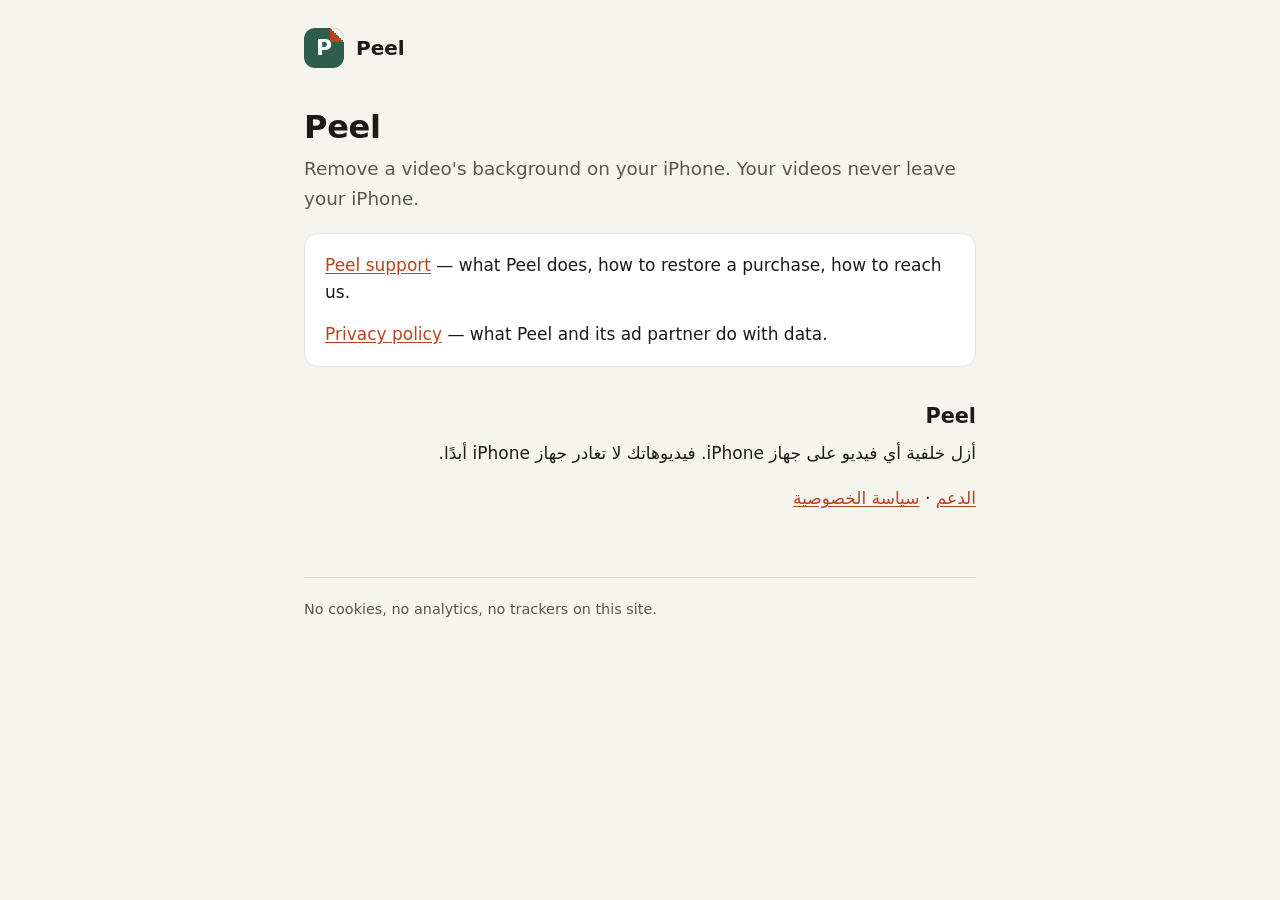
<file: index.html>
<!doctype html>
<html lang="en">
<head>
  <meta charset="utf-8">
  <meta name="viewport" content="width=device-width, initial-scale=1">
  <meta name="color-scheme" content="light dark">
  <title>Peel — iPhone apps</title>
  <meta name="description" content="Peel removes a video's background on your iPhone. Support and privacy pages.">
  <link rel="stylesheet" href="assets/site.css">
</head>
<body>
  <a class="skip" href="#main">Skip to content</a>
  <div class="wrap">
    <header class="site">
      <span class="mark" aria-hidden="true">P</span>
      <a class="brand" href="./">Peel</a>
    </header>

    <main id="main">
      <h1>Peel</h1>
      <p class="lede">Remove a video's background on your iPhone. Your videos never leave your iPhone.</p>

      <div class="card">
        <p><a href="peel/">Peel support</a> — what Peel does, how to restore a purchase, how to reach us.</p>
        <p><a href="peel/privacy/">Privacy policy</a> — what Peel and its ad partner do with data.</p>
      </div>

      <section lang="ar" dir="rtl">
        <h2>Peel</h2>
        <p>أزل خلفية أي فيديو على جهاز iPhone. فيديوهاتك لا تغادر جهاز iPhone أبدًا.</p>
        <p><a href="peel/#ar">الدعم</a> · <a href="peel/privacy/#ar">سياسة الخصوصية</a></p>
      </section>
    </main>

    <footer class="site">
      <p>No cookies, no analytics, no trackers on this site.</p>
    </footer>
  </div>
</body>
</html>
</file>
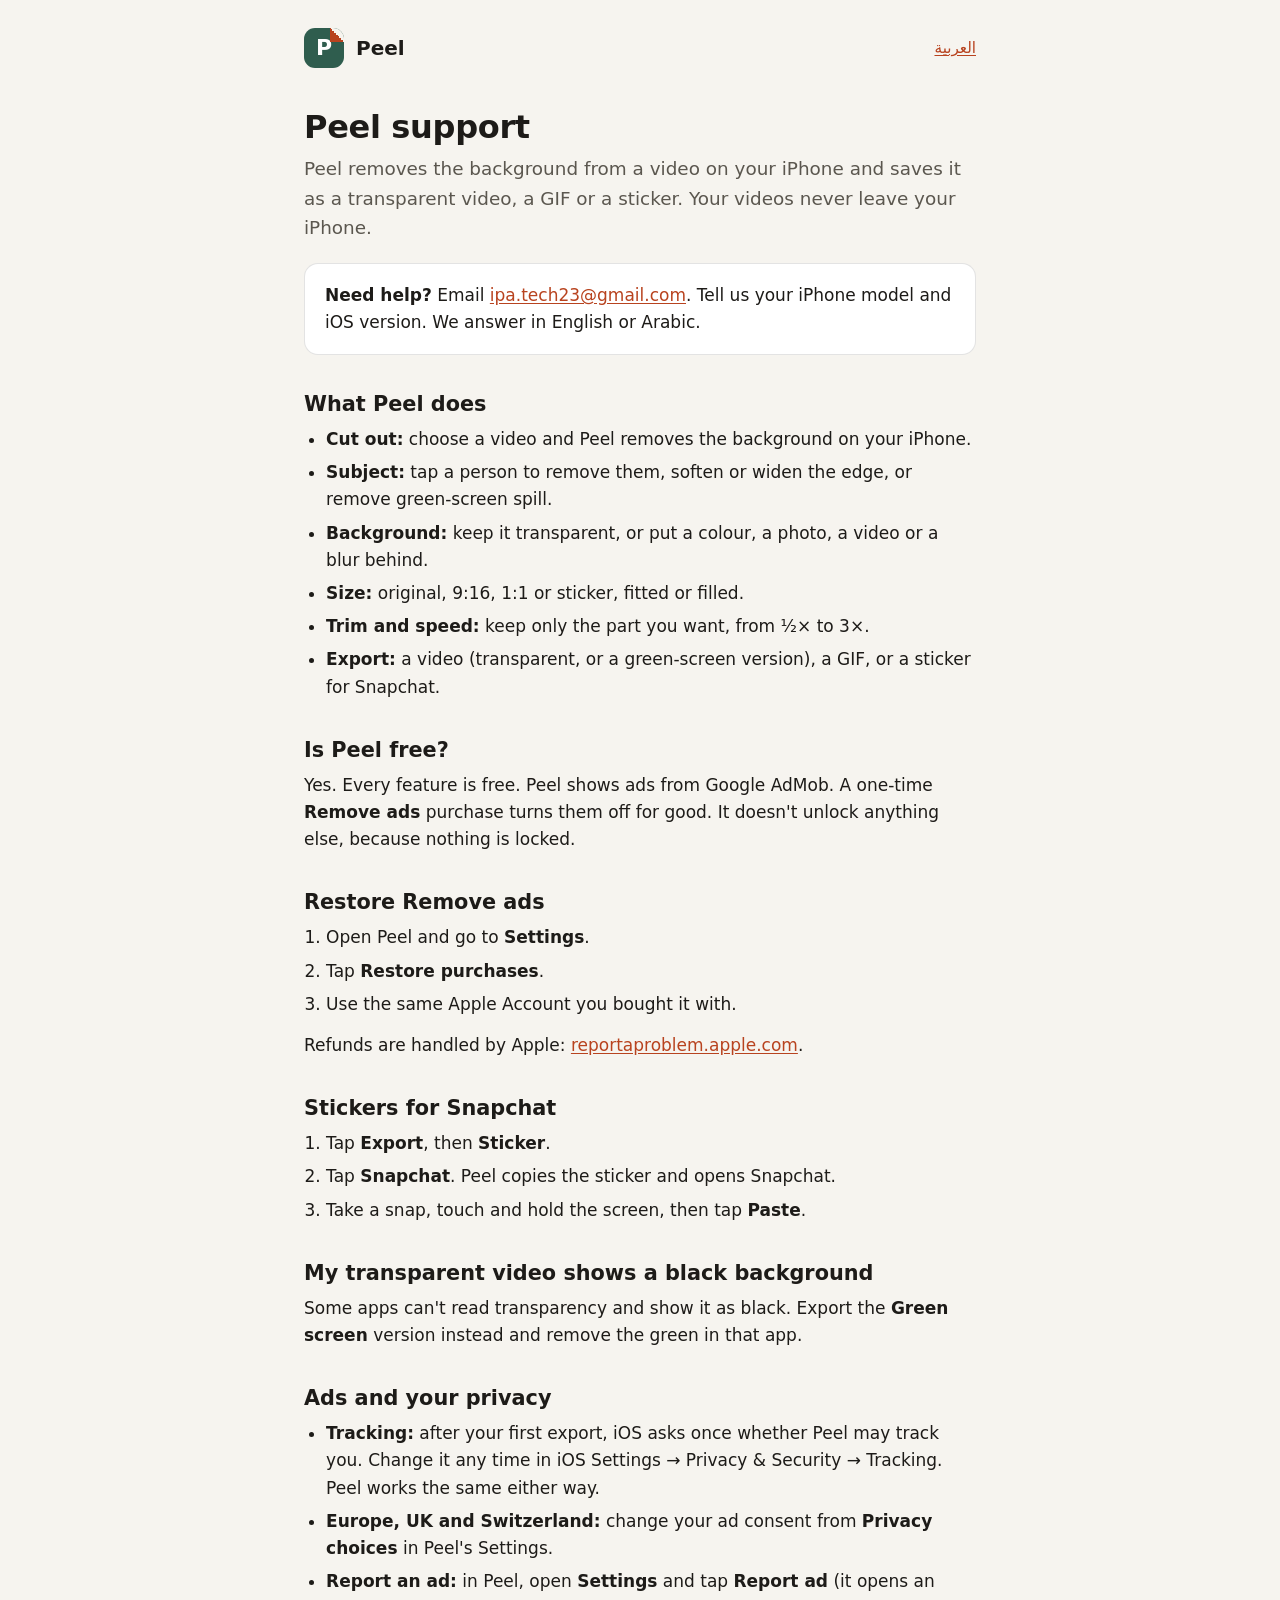
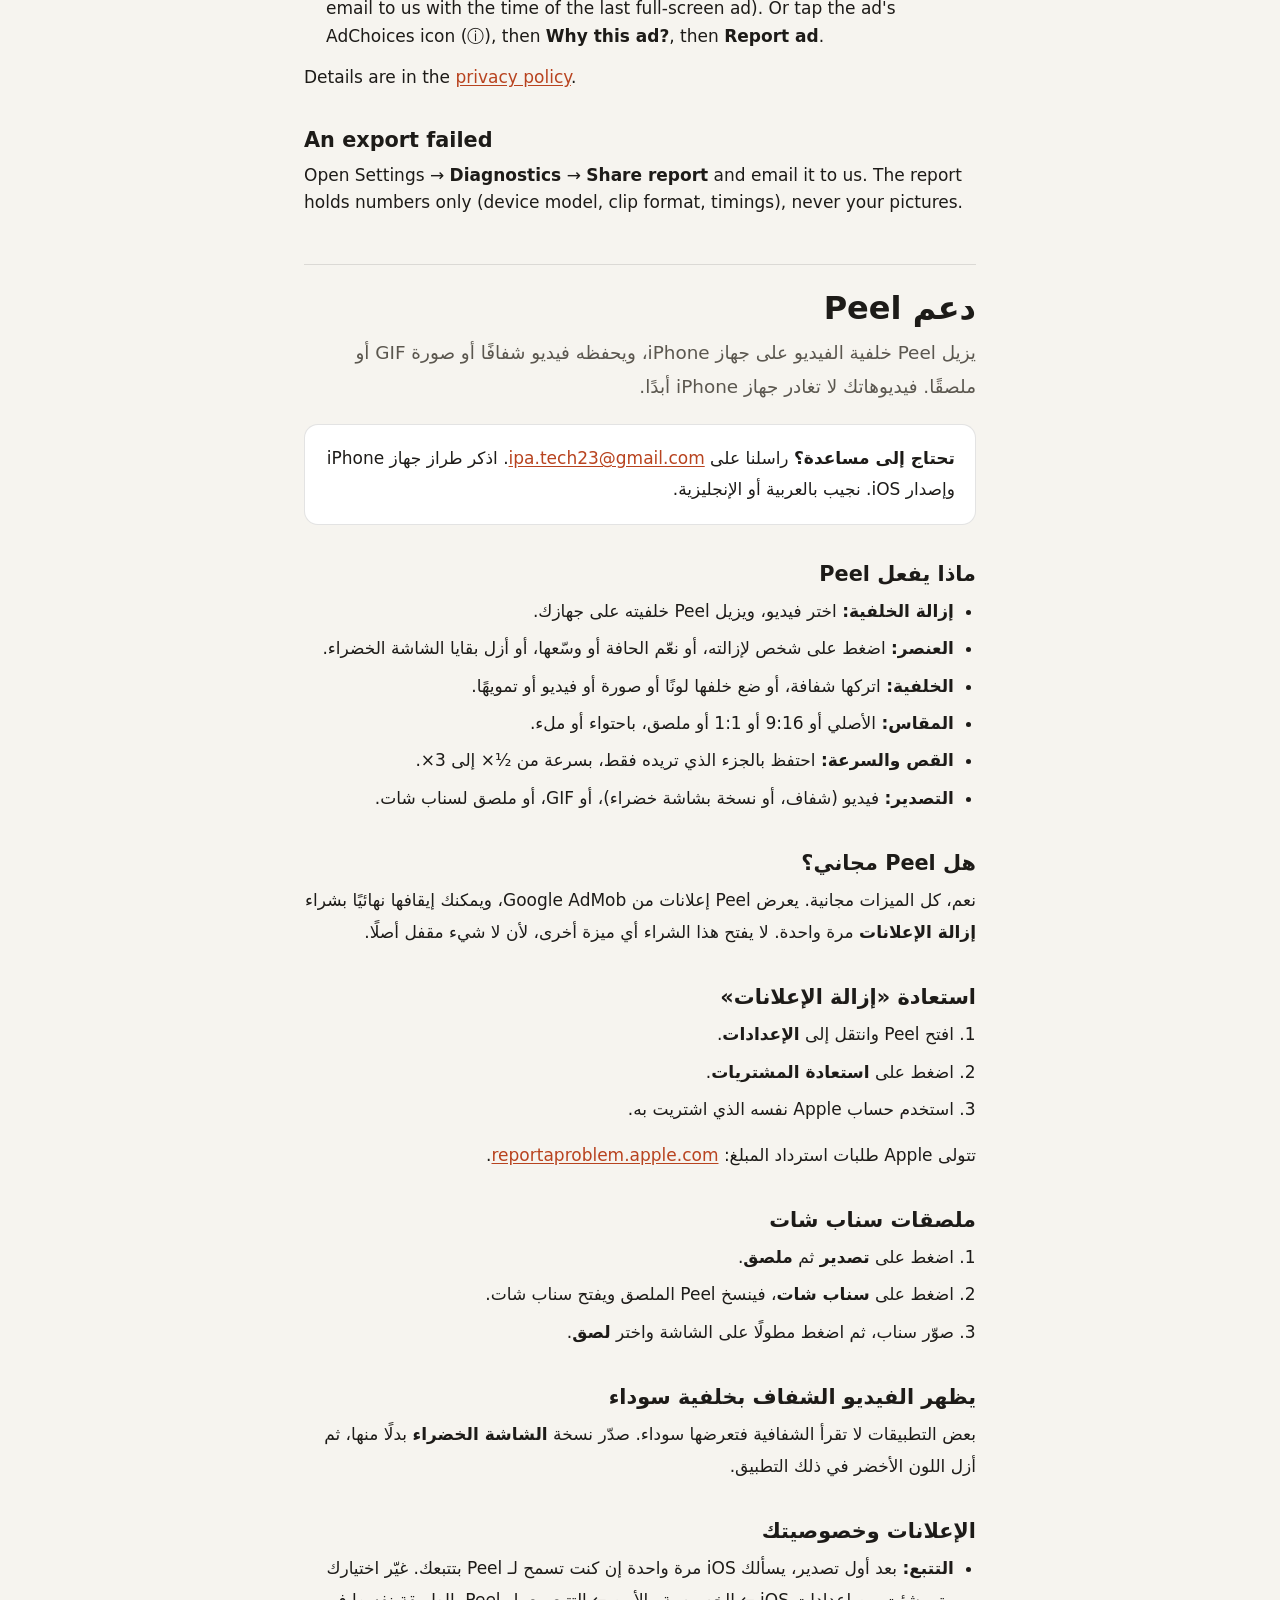
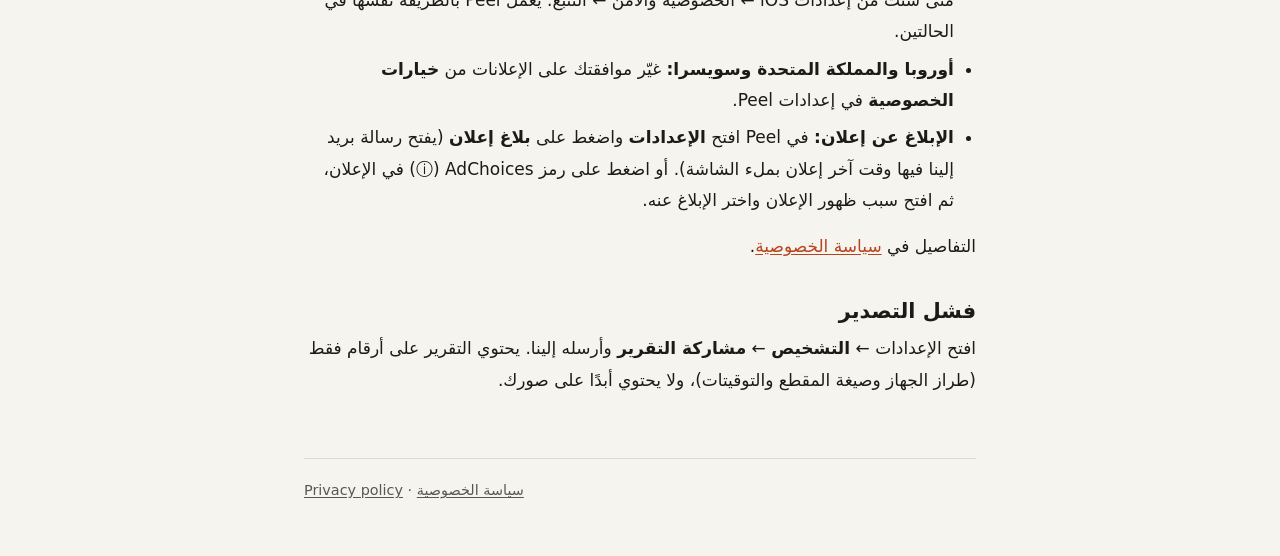
<file: peel/index.html>
<!doctype html>
<html lang="en">
<head>
  <meta charset="utf-8">
  <meta name="viewport" content="width=device-width, initial-scale=1">
  <meta name="color-scheme" content="light dark">
  <title>Peel Support</title>
  <meta name="description" content="Help for Peel, the iPhone app that removes a video's background: features, restoring Remove ads, Snapchat stickers, reporting an ad, contact.">
  <link rel="stylesheet" href="../assets/site.css">
</head>
<body>
  <a class="skip" href="#main">Skip to content</a>
  <div class="wrap">
    <header class="site">
      <span class="mark" aria-hidden="true">P</span>
      <a class="brand" href="../">Peel</a>
      <nav class="lang" aria-label="Language"><a href="#ar" lang="ar">العربية</a></nav>
    </header>

    <main id="main">
      <section id="en">
        <h1>Peel support</h1>
        <p class="lede">Peel removes the background from a video on your iPhone and saves it as a transparent video, a GIF or a sticker. Your videos never leave your iPhone.</p>

        <div class="card">
          <p><strong>Need help?</strong> Email <a href="mailto:ipa.tech23@gmail.com">ipa.tech23@gmail.com</a>. Tell us your iPhone model and iOS version. We answer in English or Arabic.</p>
        </div>

        <h2>What Peel does</h2>
        <ul>
          <li><strong>Cut out:</strong> choose a video and Peel removes the background on your iPhone.</li>
          <li><strong>Subject:</strong> tap a person to remove them, soften or widen the edge, or remove green-screen spill.</li>
          <li><strong>Background:</strong> keep it transparent, or put a colour, a photo, a video or a blur behind.</li>
          <li><strong>Size:</strong> original, 9:16, 1:1 or sticker, fitted or filled.</li>
          <li><strong>Trim and speed:</strong> keep only the part you want, from ½× to 3×.</li>
          <li><strong>Export:</strong> a video (transparent, or a green-screen version), a GIF, or a sticker for Snapchat.</li>
        </ul>

        <h2>Is Peel free?</h2>
        <p>Yes. Every feature is free. Peel shows ads from Google AdMob. A one-time <strong>Remove ads</strong> purchase turns them off for good. It doesn't unlock anything else, because nothing is locked.</p>

        <h2>Restore Remove ads</h2>
        <ol>
          <li>Open Peel and go to <strong>Settings</strong>.</li>
          <li>Tap <strong>Restore purchases</strong>.</li>
          <li>Use the same Apple Account you bought it with.</li>
        </ol>
        <p>Refunds are handled by Apple: <a href="https://reportaproblem.apple.com">reportaproblem.apple.com</a>.</p>

        <h2>Stickers for Snapchat</h2>
        <ol>
          <li>Tap <strong>Export</strong>, then <strong>Sticker</strong>.</li>
          <li>Tap <strong>Snapchat</strong>. Peel copies the sticker and opens Snapchat.</li>
          <li>Take a snap, touch and hold the screen, then tap <strong>Paste</strong>.</li>
        </ol>

        <h2>My transparent video shows a black background</h2>
        <p>Some apps can't read transparency and show it as black. Export the <strong>Green screen</strong> version instead and remove the green in that app.</p>

        <h2>Ads and your privacy</h2>
        <ul>
          <li><strong>Tracking:</strong> after your first export, iOS asks once whether Peel may track you. Change it any time in iOS Settings → Privacy &amp; Security → Tracking. Peel works the same either way.</li>
          <li><strong>Europe, UK and Switzerland:</strong> change your ad consent from <strong>Privacy choices</strong> in Peel's Settings.</li>
          <li><strong>Report an ad:</strong> in Peel, open <strong>Settings</strong> and tap <strong>Report ad</strong> (it opens an email to us with the time of the last full-screen ad). Or tap the ad's AdChoices icon (ⓘ), then <strong>Why this ad?</strong>, then <strong>Report ad</strong>.</li>
        </ul>
        <p>Details are in the <a href="privacy/">privacy policy</a>.</p>

        <h2>An export failed</h2>
        <p>Open Settings → <strong>Diagnostics</strong> → <strong>Share report</strong> and email it to us. The report holds numbers only (device model, clip format, timings), never your pictures.</p>
      </section>

      <hr>

      <section id="ar" lang="ar" dir="rtl">
        <h1>دعم Peel</h1>
        <p class="lede">يزيل Peel خلفية الفيديو على جهاز iPhone، ويحفظه فيديو شفافًا أو صورة GIF أو ملصقًا. فيديوهاتك لا تغادر جهاز iPhone أبدًا.</p>

        <div class="card">
          <p><strong>تحتاج إلى مساعدة؟</strong> راسلنا على <a href="mailto:ipa.tech23@gmail.com"><bdi>ipa.tech23@gmail.com</bdi></a>. اذكر طراز جهاز iPhone وإصدار iOS. نجيب بالعربية أو الإنجليزية.</p>
        </div>

        <h2>ماذا يفعل Peel</h2>
        <ul>
          <li><strong>إزالة الخلفية:</strong> اختر فيديو، ويزيل Peel خلفيته على جهازك.</li>
          <li><strong>العنصر:</strong> اضغط على شخص لإزالته، أو نعّم الحافة أو وسّعها، أو أزل بقايا الشاشة الخضراء.</li>
          <li><strong>الخلفية:</strong> اتركها شفافة، أو ضع خلفها لونًا أو صورة أو فيديو أو تمويهًا.</li>
          <li><strong>المقاس:</strong> الأصلي أو 9:16 أو 1:1 أو ملصق، باحتواء أو ملء.</li>
          <li><strong>القص والسرعة:</strong> احتفظ بالجزء الذي تريده فقط، بسرعة من ½× إلى 3×.</li>
          <li><strong>التصدير:</strong> فيديو (شفاف، أو نسخة بشاشة خضراء)، أو GIF، أو ملصق لسناب شات.</li>
        </ul>

        <h2>هل Peel مجاني؟</h2>
        <p>نعم، كل الميزات مجانية. يعرض Peel إعلانات من Google AdMob، ويمكنك إيقافها نهائيًا بشراء <strong>إزالة الإعلانات</strong> مرة واحدة. لا يفتح هذا الشراء أي ميزة أخرى، لأن لا شيء مقفل أصلًا.</p>

        <h2>استعادة «إزالة الإعلانات»</h2>
        <ol>
          <li>افتح Peel وانتقل إلى <strong>الإعدادات</strong>.</li>
          <li>اضغط على <strong>استعادة المشتريات</strong>.</li>
          <li>استخدم حساب Apple نفسه الذي اشتريت به.</li>
        </ol>
        <p>تتولى Apple طلبات استرداد المبلغ: <a href="https://reportaproblem.apple.com"><bdi>reportaproblem.apple.com</bdi></a>.</p>

        <h2>ملصقات سناب شات</h2>
        <ol>
          <li>اضغط على <strong>تصدير</strong> ثم <strong>ملصق</strong>.</li>
          <li>اضغط على <strong>سناب شات</strong>، فينسخ Peel الملصق ويفتح سناب شات.</li>
          <li>صوّر سناب، ثم اضغط مطولًا على الشاشة واختر <strong>لصق</strong>.</li>
        </ol>

        <h2>يظهر الفيديو الشفاف بخلفية سوداء</h2>
        <p>بعض التطبيقات لا تقرأ الشفافية فتعرضها سوداء. صدّر نسخة <strong>الشاشة الخضراء</strong> بدلًا منها، ثم أزل اللون الأخضر في ذلك التطبيق.</p>

        <h2>الإعلانات وخصوصيتك</h2>
        <ul>
          <li><strong>التتبع:</strong> بعد أول تصدير، يسألك iOS مرة واحدة إن كنت تسمح لـ Peel بتتبعك. غيّر اختيارك متى شئت من إعدادات iOS ← الخصوصية والأمن ← التتبع. يعمل Peel بالطريقة نفسها في الحالتين.</li>
          <li><strong>أوروبا والمملكة المتحدة وسويسرا:</strong> غيّر موافقتك على الإعلانات من <strong>خيارات الخصوصية</strong> في إعدادات Peel.</li>
          <li><strong>الإبلاغ عن إعلان:</strong> في Peel افتح <strong>الإعدادات</strong> واضغط على <strong>بلاغ إعلان</strong> (يفتح رسالة بريد إلينا فيها وقت آخر إعلان بملء الشاشة). أو اضغط على رمز AdChoices ‏(ⓘ) في الإعلان، ثم افتح سبب ظهور الإعلان واختر الإبلاغ عنه.</li>
        </ul>
        <p>التفاصيل في <a href="privacy/#ar">سياسة الخصوصية</a>.</p>

        <h2>فشل التصدير</h2>
        <p>افتح الإعدادات ← <strong>التشخيص</strong> ← <strong>مشاركة التقرير</strong> وأرسله إلينا. يحتوي التقرير على أرقام فقط (طراز الجهاز وصيغة المقطع والتوقيتات)، ولا يحتوي أبدًا على صورك.</p>
      </section>
    </main>

    <footer class="site">
      <p><a href="privacy/">Privacy policy</a> · <a href="privacy/#ar">سياسة الخصوصية</a></p>
    </footer>
  </div>
</body>
</html>
</file>
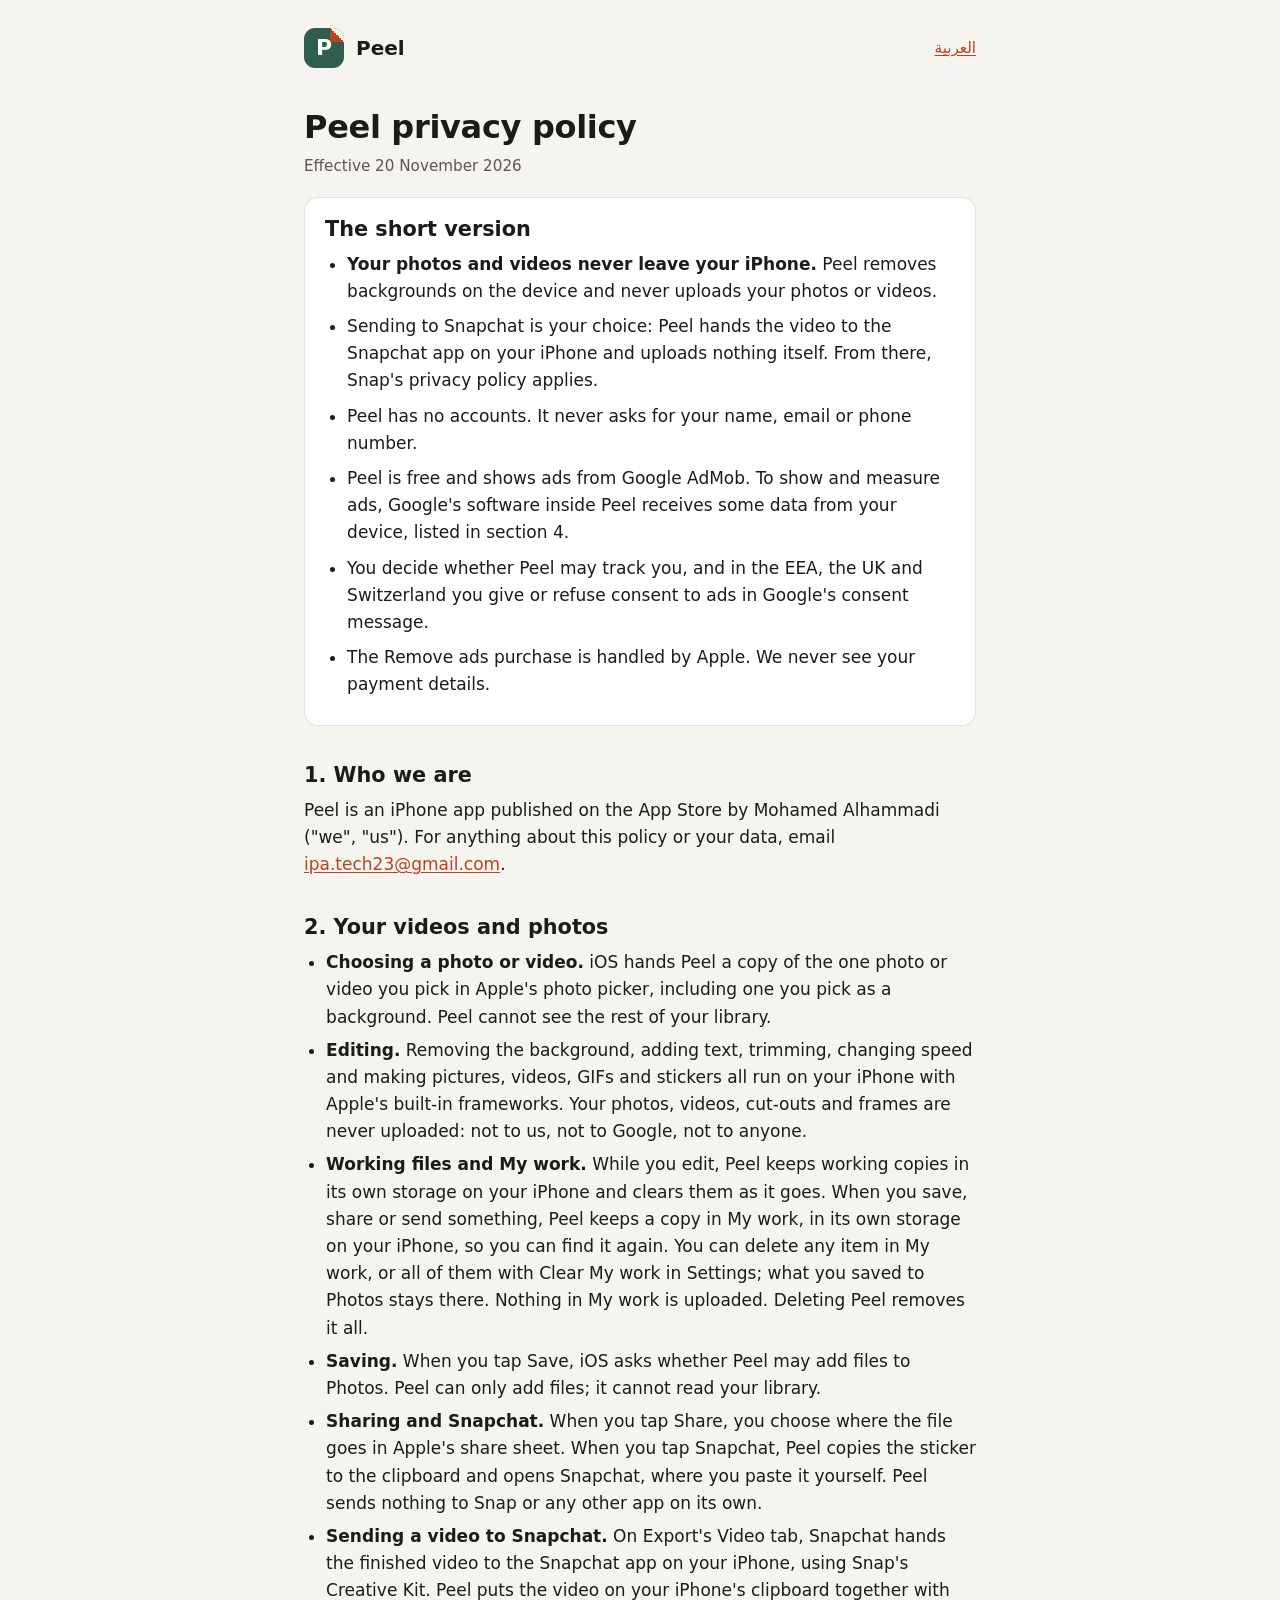
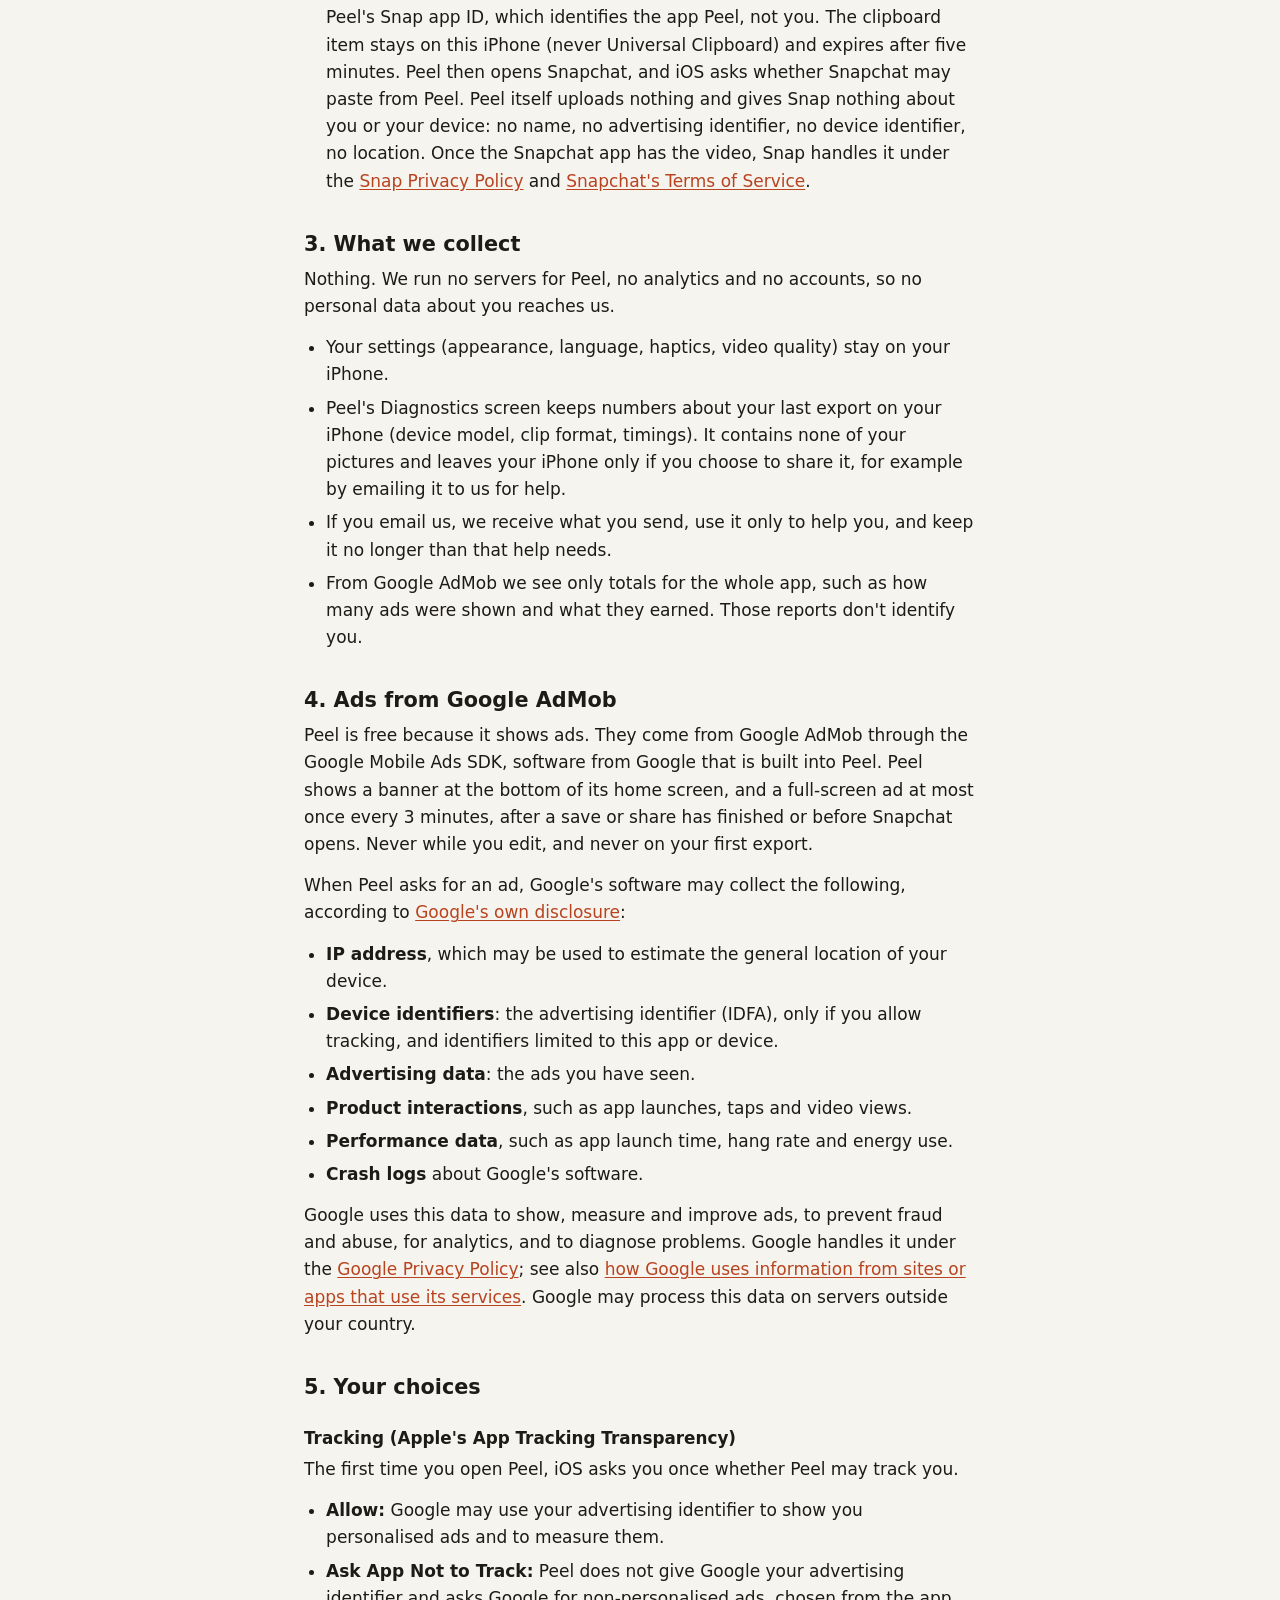
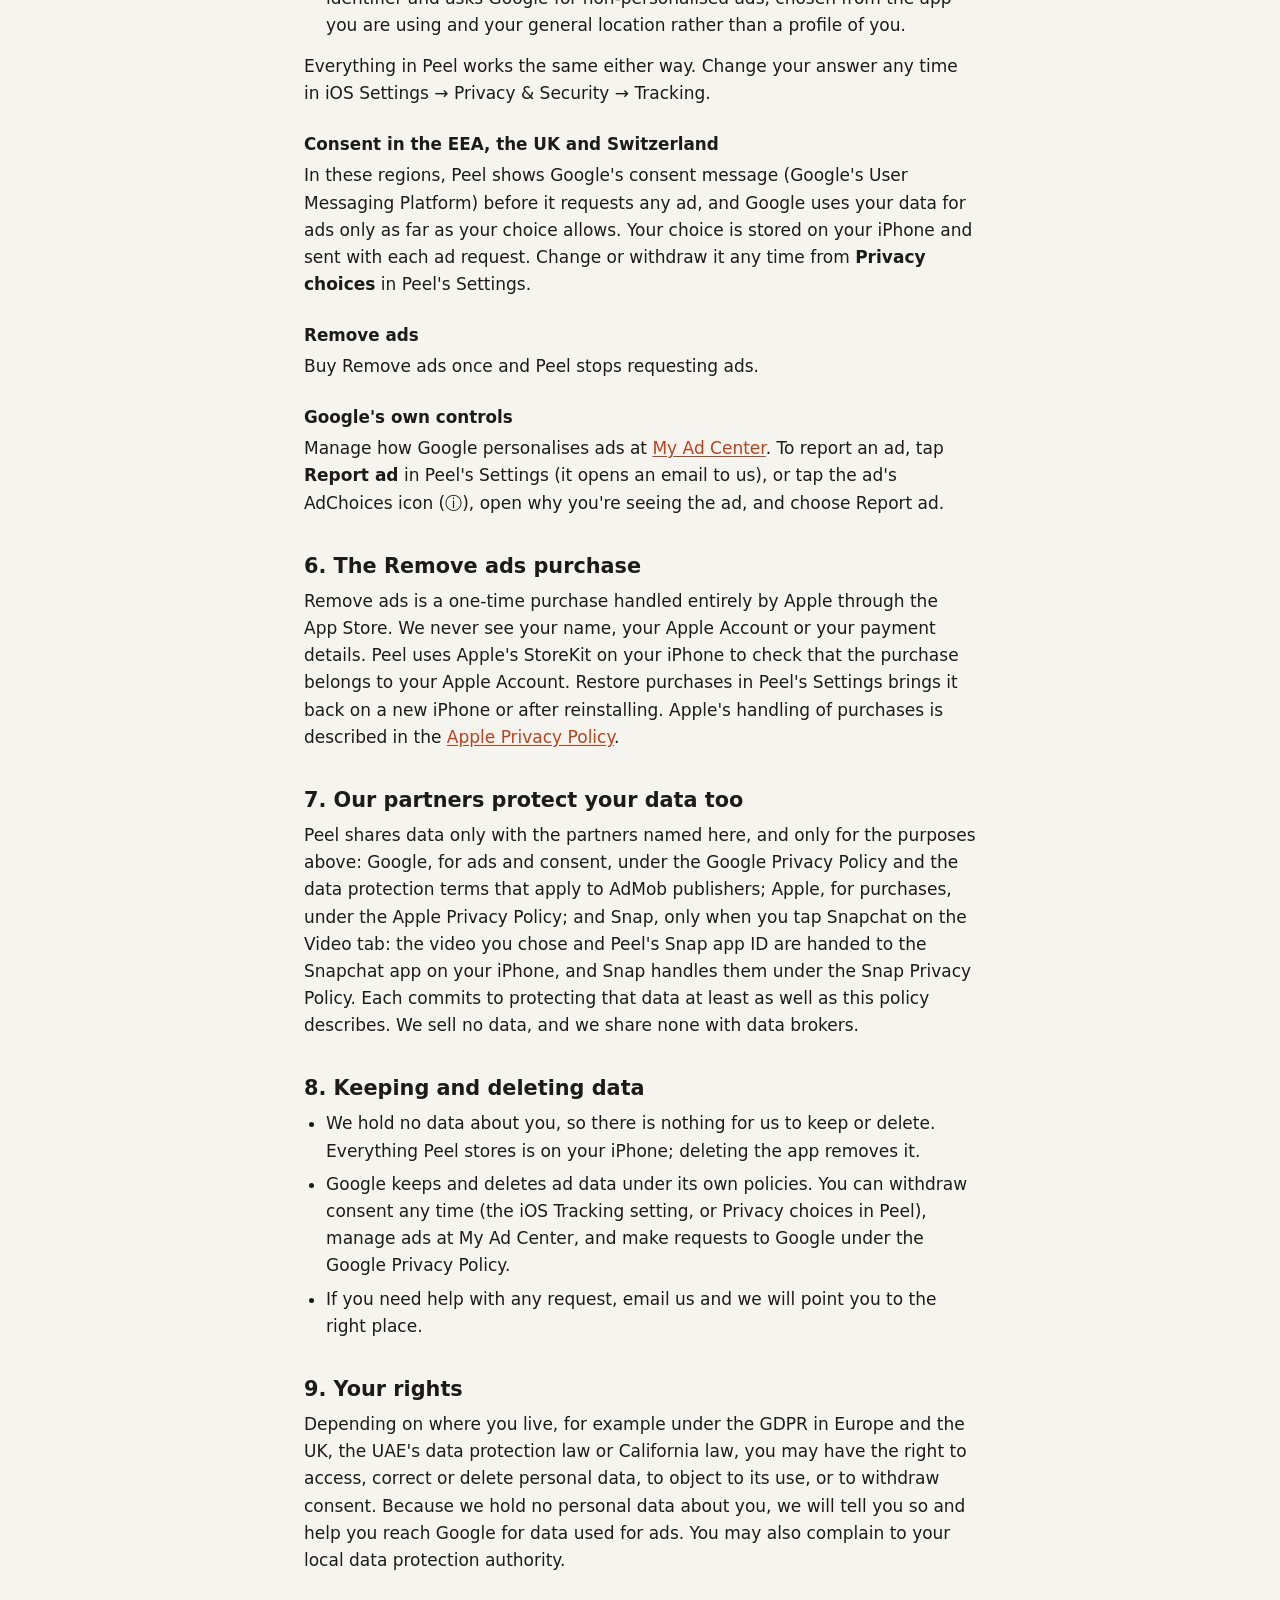
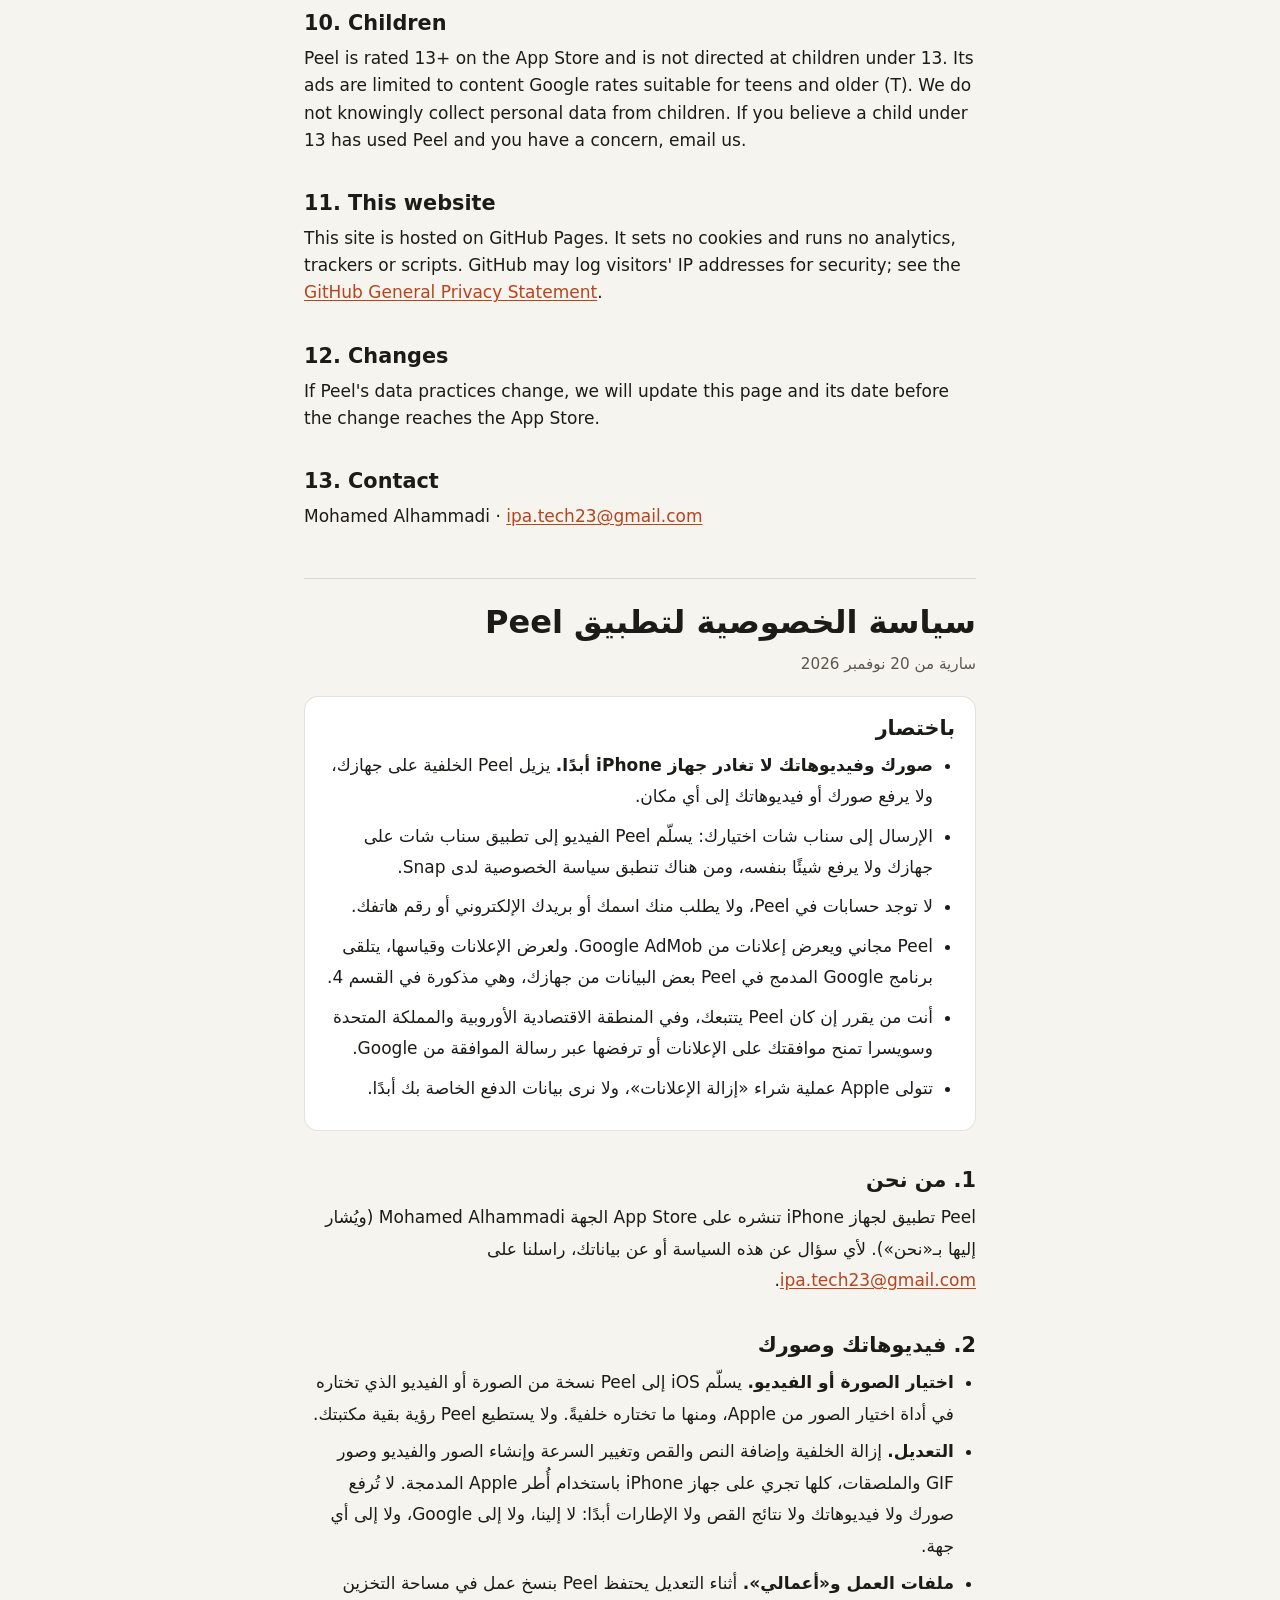
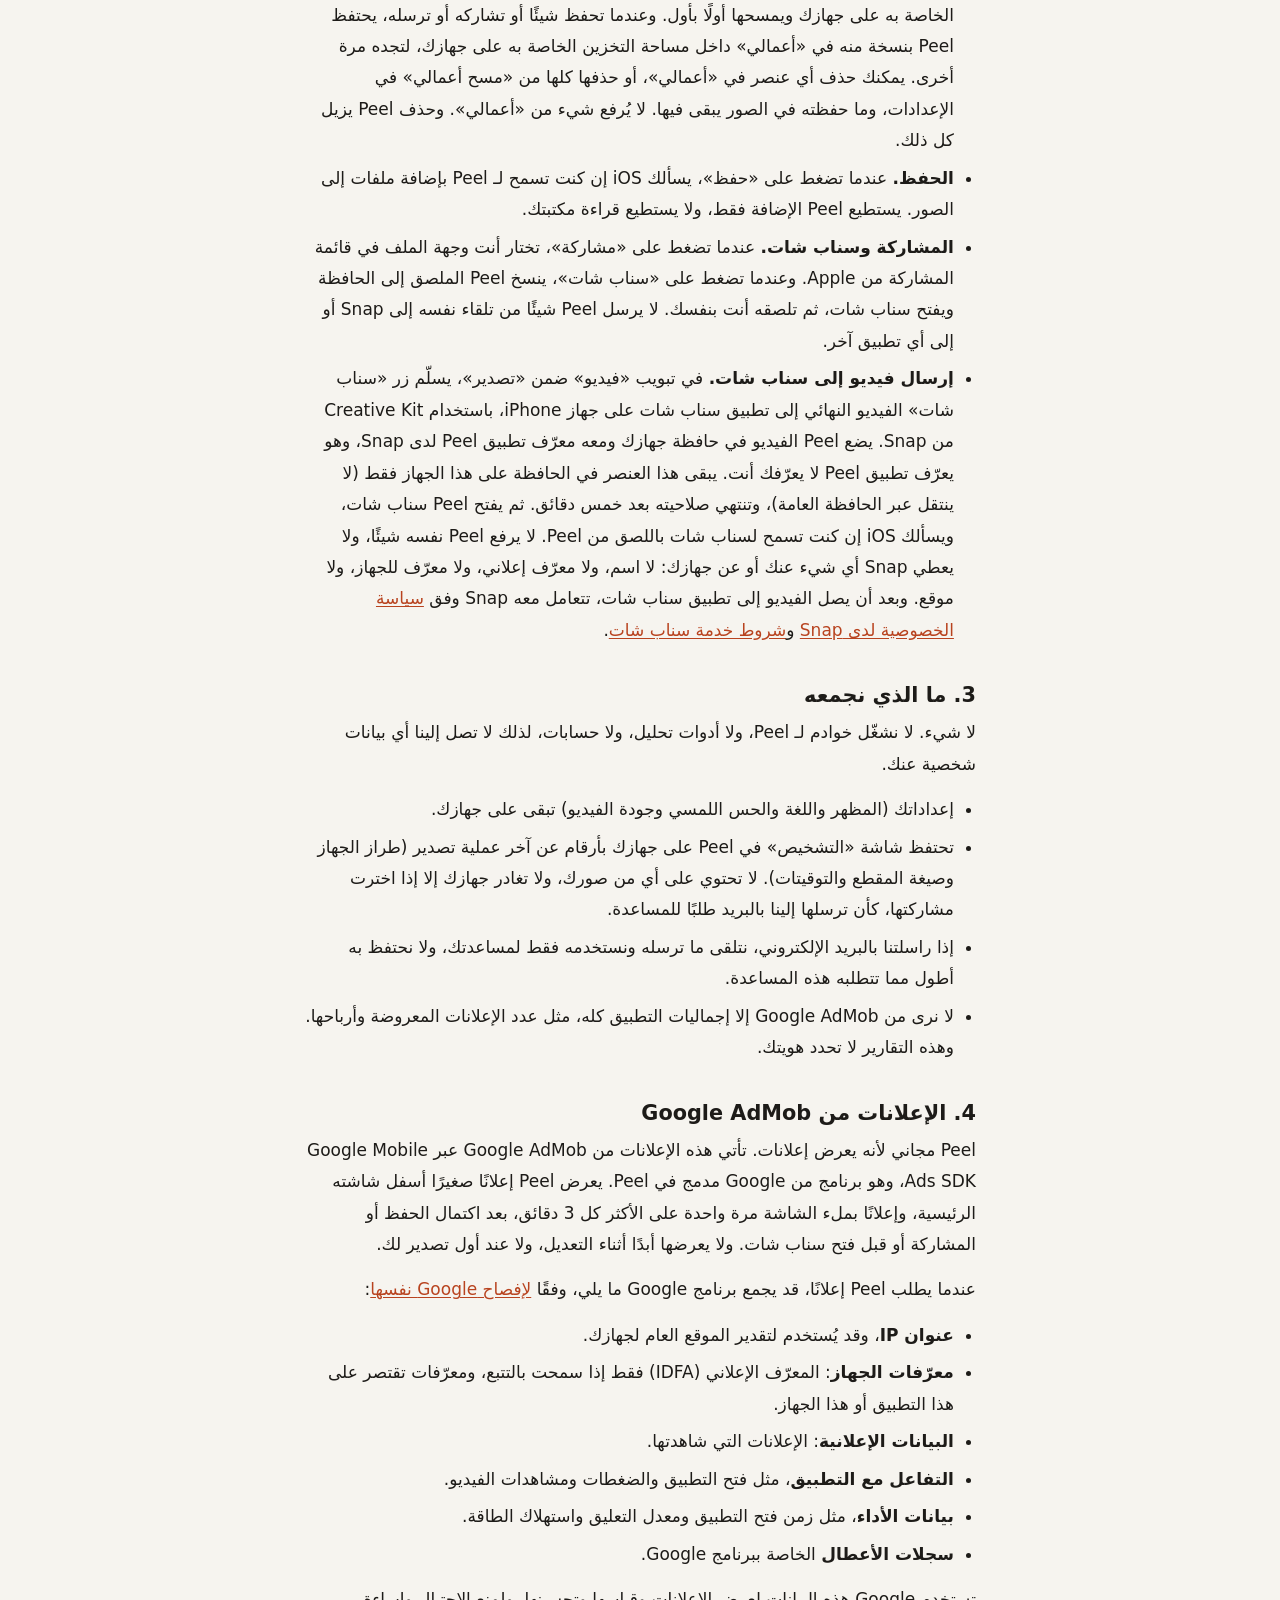
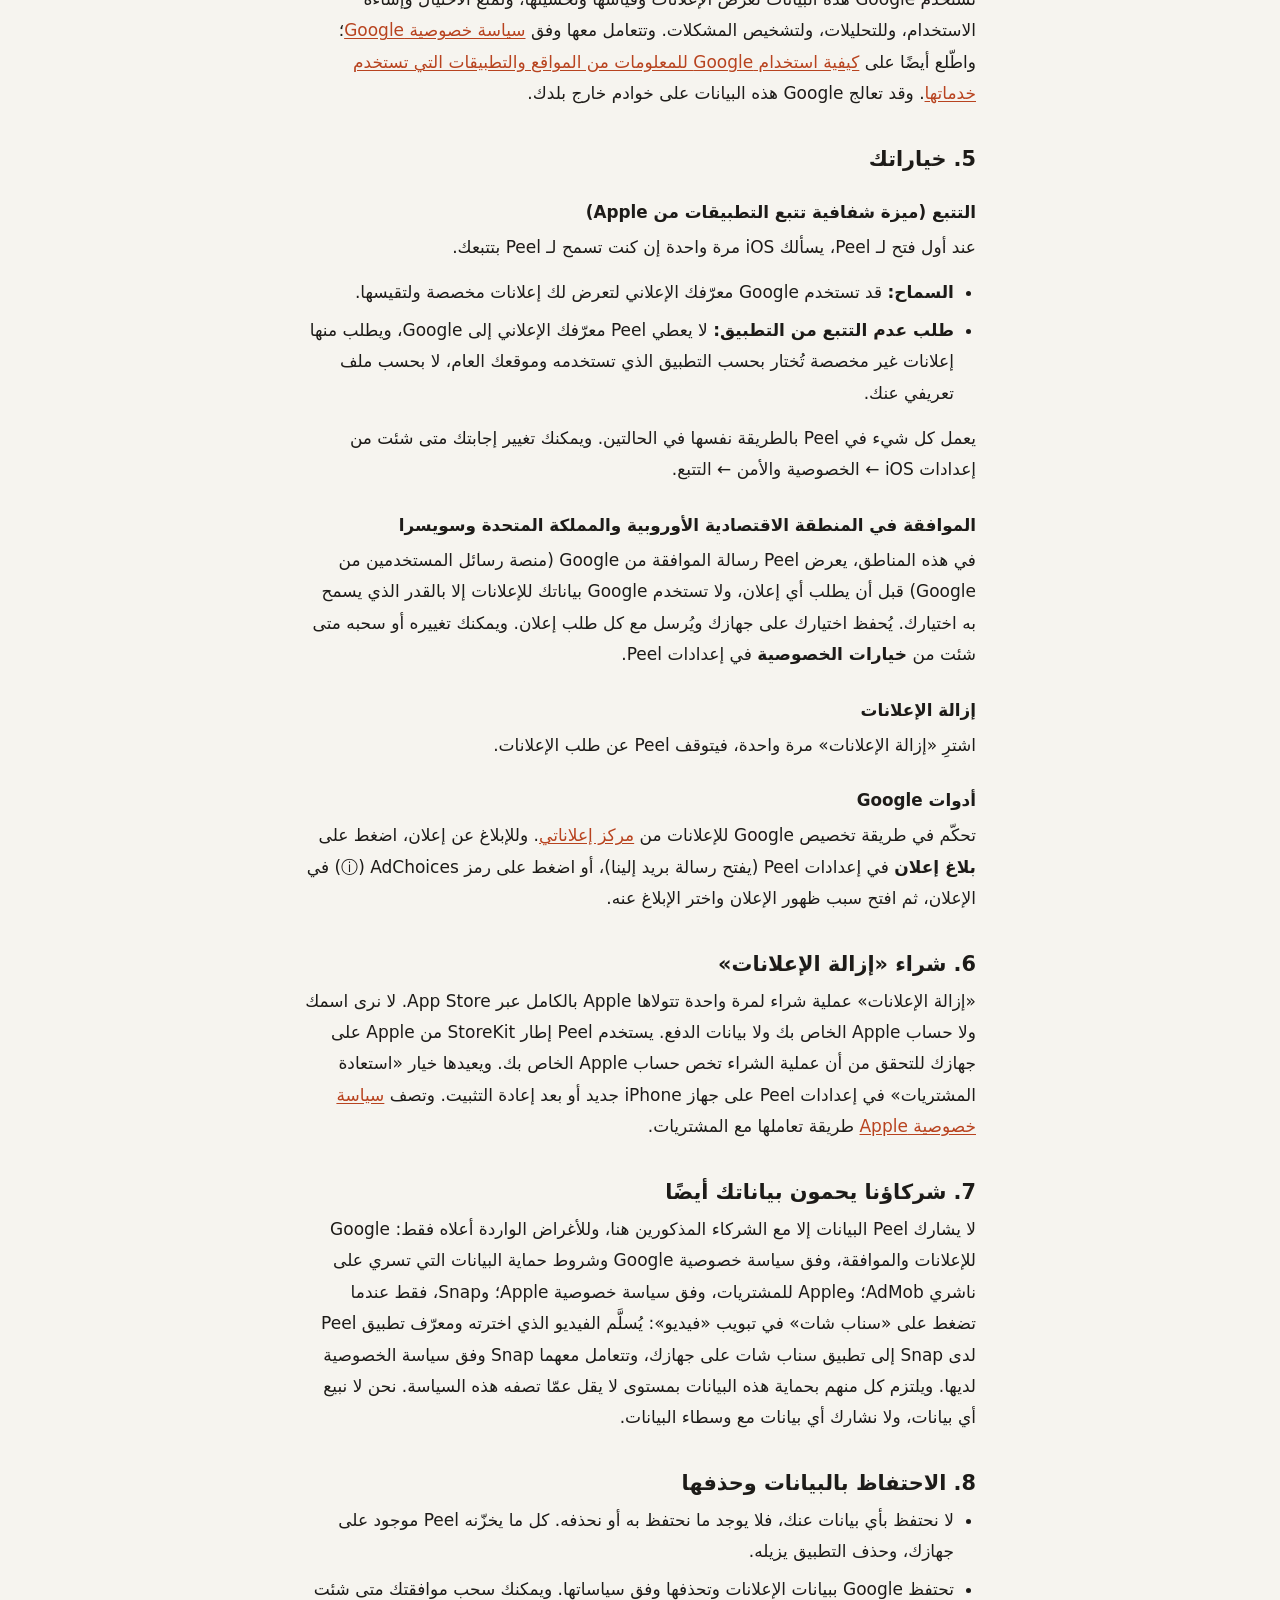
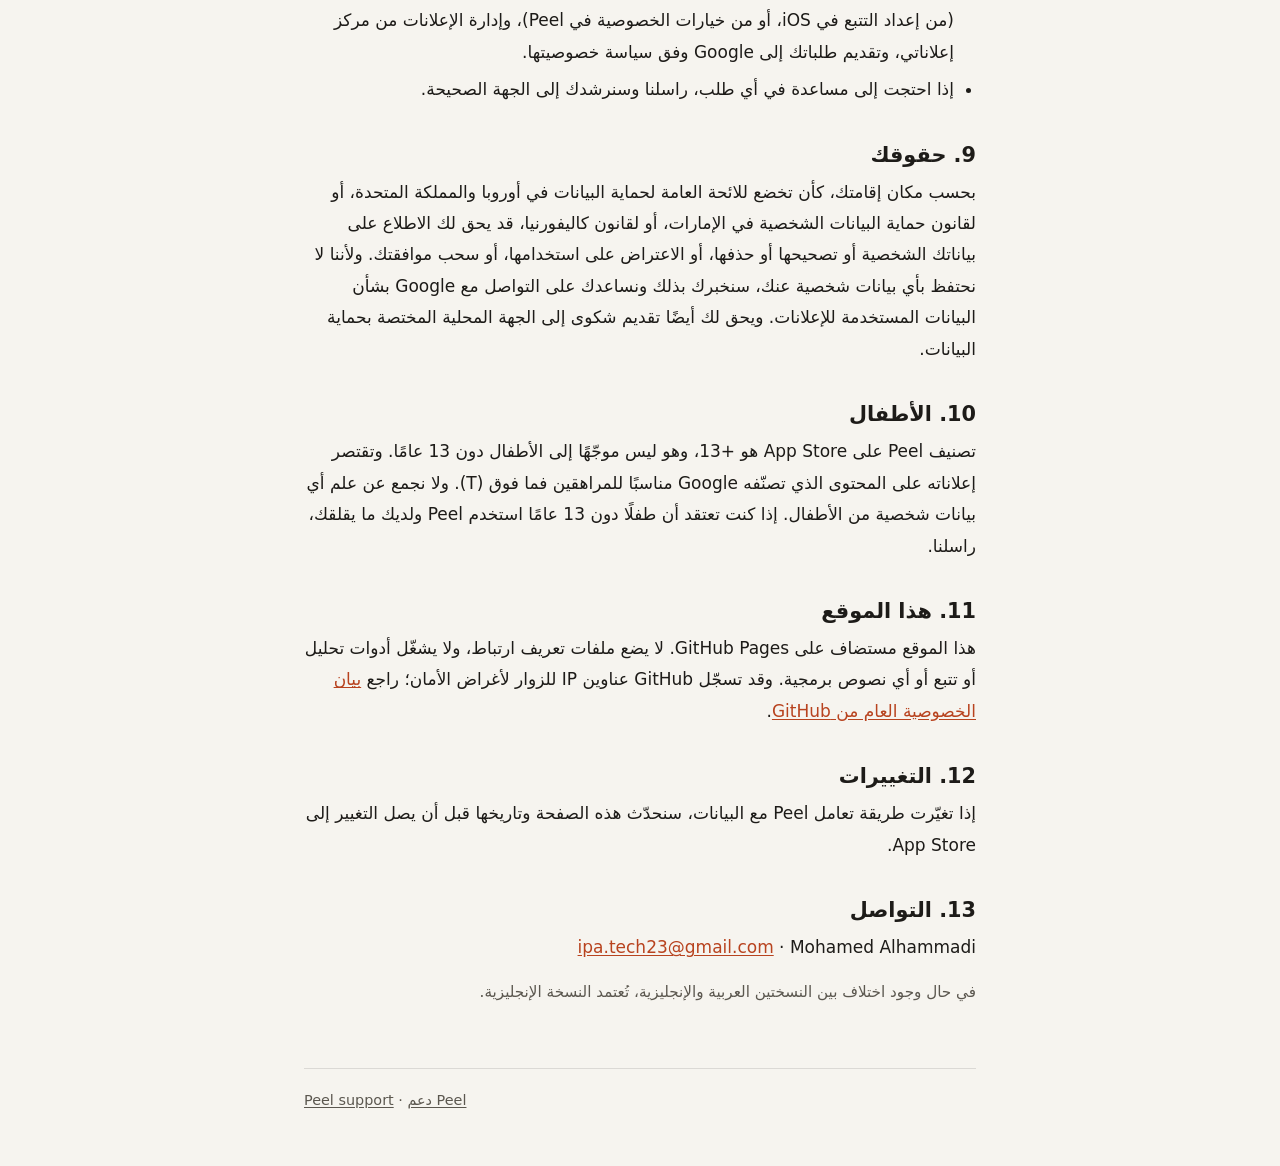
<file: peel/privacy/index.html>
<!doctype html>
<html lang="en">
<head>
  <meta charset="utf-8">
  <meta name="viewport" content="width=device-width, initial-scale=1">
  <meta name="color-scheme" content="light dark">
  <title>Peel Privacy Policy</title>
  <meta name="description" content="How Peel handles your photos, videos and data: on-device processing, Google AdMob ads, your tracking and consent choices, the Remove ads purchase.">
  <link rel="stylesheet" href="../../assets/site.css">
</head>
<body>
  <a class="skip" href="#main">Skip to content</a>
  <div class="wrap">
    <header class="site">
      <span class="mark" aria-hidden="true">P</span>
      <a class="brand" href="../../">Peel</a>
      <nav class="lang" aria-label="Language"><a href="#ar" lang="ar">العربية</a></nav>
    </header>

    <main id="main">
      <section id="en">
        <h1>Peel privacy policy</h1>
        <p class="meta">Effective 20 November 2026</p>

        <div class="card summary">
          <h2>The short version</h2>
          <ul>
            <li><strong>Your photos and videos never leave your iPhone.</strong> Peel removes backgrounds on the device and never uploads your photos or videos.</li>
            <li>Sending to Snapchat is your choice: Peel hands the video to the Snapchat app on your iPhone and uploads nothing itself. From there, Snap's privacy policy applies.</li>
            <li>Peel has no accounts. It never asks for your name, email or phone number.</li>
            <li>Peel is free and shows ads from Google AdMob. To show and measure ads, Google's software inside Peel receives some data from your device, listed in section 4.</li>
            <li>You decide whether Peel may track you, and in the EEA, the UK and Switzerland you give or refuse consent to ads in Google's consent message.</li>
            <li>The Remove ads purchase is handled by Apple. We never see your payment details.</li>
          </ul>
        </div>

        <h2>1. Who we are</h2>
        <p>Peel is an iPhone app published on the App Store by Mohamed Alhammadi ("we", "us"). For anything about this policy or your data, email <a href="mailto:ipa.tech23@gmail.com">ipa.tech23@gmail.com</a>.</p>

        <h2>2. Your videos and photos</h2>
        <ul>
          <li><strong>Choosing a photo or video.</strong> iOS hands Peel a copy of the one photo or video you pick in Apple's photo picker, including one you pick as a background. Peel cannot see the rest of your library.</li>
          <li><strong>Editing.</strong> Removing the background, adding text, trimming, changing speed and making pictures, videos, GIFs and stickers all run on your iPhone with Apple's built-in frameworks. Your photos, videos, cut-outs and frames are never uploaded: not to us, not to Google, not to anyone.</li>
          <li><strong>Working files and My work.</strong> While you edit, Peel keeps working copies in its own storage on your iPhone and clears them as it goes. When you save, share or send something, Peel keeps a copy in My work, in its own storage on your iPhone, so you can find it again. You can delete any item in My work, or all of them with Clear My work in Settings; what you saved to Photos stays there. Nothing in My work is uploaded. Deleting Peel removes it all.</li>
          <li><strong>Saving.</strong> When you tap Save, iOS asks whether Peel may add files to Photos. Peel can only add files; it cannot read your library.</li>
          <li><strong>Sharing and Snapchat.</strong> When you tap Share, you choose where the file goes in Apple's share sheet. When you tap Snapchat, Peel copies the sticker to the clipboard and opens Snapchat, where you paste it yourself. Peel sends nothing to Snap or any other app on its own.</li>
          <li><strong>Sending a video to Snapchat.</strong> On Export's Video tab, Snapchat hands the finished video to the Snapchat app on your iPhone, using Snap's Creative Kit. Peel puts the video on your iPhone's clipboard together with Peel's Snap app ID, which identifies the app Peel, not you. The clipboard item stays on this iPhone (never Universal Clipboard) and expires after five minutes. Peel then opens Snapchat, and iOS asks whether Snapchat may paste from Peel. Peel itself uploads nothing and gives Snap nothing about you or your device: no name, no advertising identifier, no device identifier, no location. Once the Snapchat app has the video, Snap handles it under the <a href="https://values.snap.com/privacy/privacy-policy">Snap Privacy Policy</a> and <a href="https://snap.com/terms">Snapchat's Terms of Service</a>.</li>
        </ul>

        <h2>3. What we collect</h2>
        <p>Nothing. We run no servers for Peel, no analytics and no accounts, so no personal data about you reaches us.</p>
        <ul>
          <li>Your settings (appearance, language, haptics, video quality) stay on your iPhone.</li>
          <li>Peel's Diagnostics screen keeps numbers about your last export on your iPhone (device model, clip format, timings). It contains none of your pictures and leaves your iPhone only if you choose to share it, for example by emailing it to us for help.</li>
          <li>If you email us, we receive what you send, use it only to help you, and keep it no longer than that help needs.</li>
          <li>From Google AdMob we see only totals for the whole app, such as how many ads were shown and what they earned. Those reports don't identify you.</li>
        </ul>

        <h2>4. Ads from Google AdMob</h2>
        <p>Peel is free because it shows ads. They come from Google AdMob through the Google Mobile Ads SDK, software from Google that is built into Peel. Peel shows a banner at the bottom of its home screen, and a full-screen ad at most once every 3 minutes, after a save or share has finished or before Snapchat opens. Never while you edit, and never on your first export.</p>
        <p>When Peel asks for an ad, Google's software may collect the following, according to <a href="https://developers.google.com/admob/ios/privacy/data-disclosure">Google's own disclosure</a>:</p>
        <ul>
          <li><strong>IP address</strong>, which may be used to estimate the general location of your device.</li>
          <li><strong>Device identifiers</strong>: the advertising identifier (IDFA), only if you allow tracking, and identifiers limited to this app or device.</li>
          <li><strong>Advertising data</strong>: the ads you have seen.</li>
          <li><strong>Product interactions</strong>, such as app launches, taps and video views.</li>
          <li><strong>Performance data</strong>, such as app launch time, hang rate and energy use.</li>
          <li><strong>Crash logs</strong> about Google's software.</li>
        </ul>
        <p>Google uses this data to show, measure and improve ads, to prevent fraud and abuse, for analytics, and to diagnose problems. Google handles it under the <a href="https://policies.google.com/privacy">Google Privacy Policy</a>; see also <a href="https://policies.google.com/technologies/partner-sites">how Google uses information from sites or apps that use its services</a>. Google may process this data on servers outside your country.</p>

        <h2 id="choices">5. Your choices</h2>
        <h3>Tracking (Apple's App Tracking Transparency)</h3>
        <p>The first time you open Peel, iOS asks you once whether Peel may track you.</p>
        <ul>
          <li><strong>Allow:</strong> Google may use your advertising identifier to show you personalised ads and to measure them.</li>
          <li><strong>Ask App Not to Track:</strong> Peel does not give Google your advertising identifier and asks Google for non-personalised ads, chosen from the app you are using and your general location rather than a profile of you.</li>
        </ul>
        <p>Everything in Peel works the same either way. Change your answer any time in iOS Settings → Privacy &amp; Security → Tracking.</p>
        <h3>Consent in the EEA, the UK and Switzerland</h3>
        <p>In these regions, Peel shows Google's consent message (Google's User Messaging Platform) before it requests any ad, and Google uses your data for ads only as far as your choice allows. Your choice is stored on your iPhone and sent with each ad request. Change or withdraw it any time from <strong>Privacy choices</strong> in Peel's Settings.</p>
        <h3>Remove ads</h3>
        <p>Buy Remove ads once and Peel stops requesting ads.</p>
        <h3>Google's own controls</h3>
        <p>Manage how Google personalises ads at <a href="https://myadcenter.google.com">My Ad Center</a>. To report an ad, tap <strong>Report ad</strong> in Peel's Settings (it opens an email to us), or tap the ad's AdChoices icon (ⓘ), open why you're seeing the ad, and choose Report ad.</p>

        <h2>6. The Remove ads purchase</h2>
        <p>Remove ads is a one-time purchase handled entirely by Apple through the App Store. We never see your name, your Apple Account or your payment details. Peel uses Apple's StoreKit on your iPhone to check that the purchase belongs to your Apple Account. Restore purchases in Peel's Settings brings it back on a new iPhone or after reinstalling. Apple's handling of purchases is described in the <a href="https://www.apple.com/legal/privacy/">Apple Privacy Policy</a>.</p>

        <h2>7. Our partners protect your data too</h2>
        <p>Peel shares data only with the partners named here, and only for the purposes above: Google, for ads and consent, under the Google Privacy Policy and the data protection terms that apply to AdMob publishers; Apple, for purchases, under the Apple Privacy Policy; and Snap, only when you tap Snapchat on the Video tab: the video you chose and Peel's Snap app ID are handed to the Snapchat app on your iPhone, and Snap handles them under the Snap Privacy Policy. Each commits to protecting that data at least as well as this policy describes. We sell no data, and we share none with data brokers.</p>

        <h2>8. Keeping and deleting data</h2>
        <ul>
          <li>We hold no data about you, so there is nothing for us to keep or delete. Everything Peel stores is on your iPhone; deleting the app removes it.</li>
          <li>Google keeps and deletes ad data under its own policies. You can withdraw consent any time (the iOS Tracking setting, or Privacy choices in Peel), manage ads at My Ad Center, and make requests to Google under the Google Privacy Policy.</li>
          <li>If you need help with any request, email us and we will point you to the right place.</li>
        </ul>

        <h2>9. Your rights</h2>
        <p>Depending on where you live, for example under the GDPR in Europe and the UK, the UAE's data protection law or California law, you may have the right to access, correct or delete personal data, to object to its use, or to withdraw consent. Because we hold no personal data about you, we will tell you so and help you reach Google for data used for ads. You may also complain to your local data protection authority.</p>

        <h2>10. Children</h2>
        <p>Peel is rated 13+ on the App Store and is not directed at children under 13. Its ads are limited to content Google rates suitable for teens and older (T). We do not knowingly collect personal data from children. If you believe a child under 13 has used Peel and you have a concern, email us.</p>

        <h2>11. This website</h2>
        <p>This site is hosted on GitHub Pages. It sets no cookies and runs no analytics, trackers or scripts. GitHub may log visitors' IP addresses for security; see the <a href="https://docs.github.com/en/site-policy/privacy-policies/github-general-privacy-statement">GitHub General Privacy Statement</a>.</p>

        <h2>12. Changes</h2>
        <p>If Peel's data practices change, we will update this page and its date before the change reaches the App Store.</p>

        <h2>13. Contact</h2>
        <p>Mohamed Alhammadi · <a href="mailto:ipa.tech23@gmail.com">ipa.tech23@gmail.com</a></p>
      </section>

      <hr>

      <section id="ar" lang="ar" dir="rtl">
        <h1>سياسة الخصوصية لتطبيق Peel</h1>
        <p class="meta">سارية من 20 نوفمبر 2026</p>

        <div class="card summary">
          <h2>باختصار</h2>
          <ul>
            <li><strong>صورك وفيديوهاتك لا تغادر جهاز iPhone أبدًا.</strong> يزيل Peel الخلفية على جهازك، ولا يرفع صورك أو فيديوهاتك إلى أي مكان.</li>
            <li>الإرسال إلى سناب شات اختيارك: يسلّم Peel الفيديو إلى تطبيق سناب شات على جهازك ولا يرفع شيئًا بنفسه، ومن هناك تنطبق سياسة الخصوصية لدى Snap.</li>
            <li>لا توجد حسابات في Peel، ولا يطلب منك اسمك أو بريدك الإلكتروني أو رقم هاتفك.</li>
            <li>Peel مجاني ويعرض إعلانات من Google AdMob. ولعرض الإعلانات وقياسها، يتلقى برنامج Google المدمج في Peel بعض البيانات من جهازك، وهي مذكورة في القسم 4.</li>
            <li>أنت من يقرر إن كان Peel يتتبعك، وفي المنطقة الاقتصادية الأوروبية والمملكة المتحدة وسويسرا تمنح موافقتك على الإعلانات أو ترفضها عبر رسالة الموافقة من Google.</li>
            <li>تتولى Apple عملية شراء «إزالة الإعلانات»، ولا نرى بيانات الدفع الخاصة بك أبدًا.</li>
          </ul>
        </div>

        <h2>1. من نحن</h2>
        <p>Peel تطبيق لجهاز iPhone تنشره على App Store الجهة <bdi>Mohamed Alhammadi</bdi> (ويُشار إليها بـ«نحن»). لأي سؤال عن هذه السياسة أو عن بياناتك، راسلنا على <a href="mailto:ipa.tech23@gmail.com"><bdi>ipa.tech23@gmail.com</bdi></a>.</p>

        <h2>2. فيديوهاتك وصورك</h2>
        <ul>
          <li><strong>اختيار الصورة أو الفيديو.</strong> يسلّم iOS إلى Peel نسخة من الصورة أو الفيديو الذي تختاره في أداة اختيار الصور من Apple، ومنها ما تختاره خلفيةً. ولا يستطيع Peel رؤية بقية مكتبتك.</li>
          <li><strong>التعديل.</strong> إزالة الخلفية وإضافة النص والقص وتغيير السرعة وإنشاء الصور والفيديو وصور GIF والملصقات، كلها تجري على جهاز iPhone باستخدام أُطر Apple المدمجة. لا تُرفع صورك ولا فيديوهاتك ولا نتائج القص ولا الإطارات أبدًا: لا إلينا، ولا إلى Google، ولا إلى أي جهة.</li>
          <li><strong>ملفات العمل و«أعمالي».</strong> أثناء التعديل يحتفظ Peel بنسخ عمل في مساحة التخزين الخاصة به على جهازك ويمسحها أولًا بأول. وعندما تحفظ شيئًا أو تشاركه أو ترسله، يحتفظ Peel بنسخة منه في «أعمالي» داخل مساحة التخزين الخاصة به على جهازك، لتجده مرة أخرى. يمكنك حذف أي عنصر في «أعمالي»، أو حذفها كلها من «مسح أعمالي» في الإعدادات، وما حفظته في الصور يبقى فيها. لا يُرفع شيء من «أعمالي». وحذف Peel يزيل كل ذلك.</li>
          <li><strong>الحفظ.</strong> عندما تضغط على «حفظ»، يسألك iOS إن كنت تسمح لـ Peel بإضافة ملفات إلى الصور. يستطيع Peel الإضافة فقط، ولا يستطيع قراءة مكتبتك.</li>
          <li><strong>المشاركة وسناب شات.</strong> عندما تضغط على «مشاركة»، تختار أنت وجهة الملف في قائمة المشاركة من Apple. وعندما تضغط على «سناب شات»، ينسخ Peel الملصق إلى الحافظة ويفتح سناب شات، ثم تلصقه أنت بنفسك. لا يرسل Peel شيئًا من تلقاء نفسه إلى Snap أو إلى أي تطبيق آخر.</li>
          <li><strong>إرسال فيديو إلى سناب شات.</strong> في تبويب «فيديو» ضمن «تصدير»، يسلّم زر «سناب شات» الفيديو النهائي إلى تطبيق سناب شات على جهاز iPhone، باستخدام <bdi>Creative Kit</bdi> من Snap. يضع Peel الفيديو في حافظة جهازك ومعه معرّف تطبيق Peel لدى Snap، وهو يعرّف تطبيق Peel لا يعرّفك أنت. يبقى هذا العنصر في الحافظة على هذا الجهاز فقط (لا ينتقل عبر الحافظة العامة)، وتنتهي صلاحيته بعد خمس دقائق. ثم يفتح Peel سناب شات، ويسألك iOS إن كنت تسمح لسناب شات باللصق من Peel. لا يرفع Peel نفسه شيئًا، ولا يعطي Snap أي شيء عنك أو عن جهازك: لا اسم، ولا معرّف إعلاني، ولا معرّف للجهاز، ولا موقع. وبعد أن يصل الفيديو إلى تطبيق سناب شات، تتعامل معه Snap وفق <a href="https://values.snap.com/privacy/privacy-policy">سياسة الخصوصية لدى Snap</a> و<a href="https://snap.com/terms">شروط خدمة سناب شات</a>.</li>
        </ul>

        <h2>3. ما الذي نجمعه</h2>
        <p>لا شيء. لا نشغّل خوادم لـ Peel، ولا أدوات تحليل، ولا حسابات، لذلك لا تصل إلينا أي بيانات شخصية عنك.</p>
        <ul>
          <li>إعداداتك (المظهر واللغة والحس اللمسي وجودة الفيديو) تبقى على جهازك.</li>
          <li>تحتفظ شاشة «التشخيص» في Peel على جهازك بأرقام عن آخر عملية تصدير (طراز الجهاز وصيغة المقطع والتوقيتات). لا تحتوي على أي من صورك، ولا تغادر جهازك إلا إذا اخترت مشاركتها، كأن ترسلها إلينا بالبريد طلبًا للمساعدة.</li>
          <li>إذا راسلتنا بالبريد الإلكتروني، نتلقى ما ترسله ونستخدمه فقط لمساعدتك، ولا نحتفظ به أطول مما تتطلبه هذه المساعدة.</li>
          <li>لا نرى من Google AdMob إلا إجماليات التطبيق كله، مثل عدد الإعلانات المعروضة وأرباحها. وهذه التقارير لا تحدد هويتك.</li>
        </ul>

        <h2>4. الإعلانات من Google AdMob</h2>
        <p>Peel مجاني لأنه يعرض إعلانات. تأتي هذه الإعلانات من Google AdMob عبر <bdi>Google Mobile Ads SDK</bdi>، وهو برنامج من Google مدمج في Peel. يعرض Peel إعلانًا صغيرًا أسفل شاشته الرئيسية، وإعلانًا بملء الشاشة مرة واحدة على الأكثر كل 3 دقائق، بعد اكتمال الحفظ أو المشاركة أو قبل فتح سناب شات. ولا يعرضها أبدًا أثناء التعديل، ولا عند أول تصدير لك.</p>
        <p>عندما يطلب Peel إعلانًا، قد يجمع برنامج Google ما يلي، وفقًا <a href="https://developers.google.com/admob/ios/privacy/data-disclosure">لإفصاح Google نفسها</a>:</p>
        <ul>
          <li><strong>عنوان IP</strong>، وقد يُستخدم لتقدير الموقع العام لجهازك.</li>
          <li><strong>معرّفات الجهاز</strong>: المعرّف الإعلاني (IDFA) فقط إذا سمحت بالتتبع، ومعرّفات تقتصر على هذا التطبيق أو هذا الجهاز.</li>
          <li><strong>البيانات الإعلانية</strong>: الإعلانات التي شاهدتها.</li>
          <li><strong>التفاعل مع التطبيق</strong>، مثل فتح التطبيق والضغطات ومشاهدات الفيديو.</li>
          <li><strong>بيانات الأداء</strong>، مثل زمن فتح التطبيق ومعدل التعليق واستهلاك الطاقة.</li>
          <li><strong>سجلات الأعطال</strong> الخاصة ببرنامج Google.</li>
        </ul>
        <p>تستخدم Google هذه البيانات لعرض الإعلانات وقياسها وتحسينها، ولمنع الاحتيال وإساءة الاستخدام، وللتحليلات، ولتشخيص المشكلات. وتتعامل معها وفق <a href="https://policies.google.com/privacy?hl=ar">سياسة خصوصية Google</a>؛ واطّلع أيضًا على <a href="https://policies.google.com/technologies/partner-sites?hl=ar">كيفية استخدام Google للمعلومات من المواقع والتطبيقات التي تستخدم خدماتها</a>. وقد تعالج Google هذه البيانات على خوادم خارج بلدك.</p>

        <h2 id="choices-ar">5. خياراتك</h2>
        <h3>التتبع (ميزة شفافية تتبع التطبيقات من Apple)</h3>
        <p>عند أول فتح لـ Peel، يسألك iOS مرة واحدة إن كنت تسمح لـ Peel بتتبعك.</p>
        <ul>
          <li><strong>السماح:</strong> قد تستخدم Google معرّفك الإعلاني لتعرض لك إعلانات مخصصة ولتقيسها.</li>
          <li><strong>طلب عدم التتبع من التطبيق:</strong> لا يعطي Peel معرّفك الإعلاني إلى Google، ويطلب منها إعلانات غير مخصصة تُختار بحسب التطبيق الذي تستخدمه وموقعك العام، لا بحسب ملف تعريفي عنك.</li>
        </ul>
        <p>يعمل كل شيء في Peel بالطريقة نفسها في الحالتين. ويمكنك تغيير إجابتك متى شئت من إعدادات iOS ← الخصوصية والأمن ← التتبع.</p>
        <h3>الموافقة في المنطقة الاقتصادية الأوروبية والمملكة المتحدة وسويسرا</h3>
        <p>في هذه المناطق، يعرض Peel رسالة الموافقة من Google (منصة رسائل المستخدمين من Google) قبل أن يطلب أي إعلان، ولا تستخدم Google بياناتك للإعلانات إلا بالقدر الذي يسمح به اختيارك. يُحفظ اختيارك على جهازك ويُرسل مع كل طلب إعلان. ويمكنك تغييره أو سحبه متى شئت من <strong>خيارات الخصوصية</strong> في إعدادات Peel.</p>
        <h3>إزالة الإعلانات</h3>
        <p>اشترِ «إزالة الإعلانات» مرة واحدة، فيتوقف Peel عن طلب الإعلانات.</p>
        <h3>أدوات Google</h3>
        <p>تحكّم في طريقة تخصيص Google للإعلانات من <a href="https://myadcenter.google.com/?hl=ar">مركز إعلاناتي</a>. وللإبلاغ عن إعلان، اضغط على <strong>بلاغ إعلان</strong> في إعدادات Peel (يفتح رسالة بريد إلينا)، أو اضغط على رمز AdChoices ‏(ⓘ) في الإعلان، ثم افتح سبب ظهور الإعلان واختر الإبلاغ عنه.</p>

        <h2>6. شراء «إزالة الإعلانات»</h2>
        <p>«إزالة الإعلانات» عملية شراء لمرة واحدة تتولاها Apple بالكامل عبر App Store. لا نرى اسمك ولا حساب Apple الخاص بك ولا بيانات الدفع. يستخدم Peel إطار StoreKit من Apple على جهازك للتحقق من أن عملية الشراء تخص حساب Apple الخاص بك. ويعيدها خيار «استعادة المشتريات» في إعدادات Peel على جهاز iPhone جديد أو بعد إعادة التثبيت. وتصف <a href="https://www.apple.com/legal/privacy/ar/">سياسة خصوصية Apple</a> طريقة تعاملها مع المشتريات.</p>

        <h2>7. شركاؤنا يحمون بياناتك أيضًا</h2>
        <p>لا يشارك Peel البيانات إلا مع الشركاء المذكورين هنا، وللأغراض الواردة أعلاه فقط: Google للإعلانات والموافقة، وفق سياسة خصوصية Google وشروط حماية البيانات التي تسري على ناشري AdMob؛ وApple للمشتريات، وفق سياسة خصوصية Apple؛ وSnap، فقط عندما تضغط على «سناب شات» في تبويب «فيديو»: يُسلَّم الفيديو الذي اخترته ومعرّف تطبيق Peel لدى Snap إلى تطبيق سناب شات على جهازك، وتتعامل معهما Snap وفق سياسة الخصوصية لديها. ويلتزم كل منهم بحماية هذه البيانات بمستوى لا يقل عمّا تصفه هذه السياسة. نحن لا نبيع أي بيانات، ولا نشارك أي بيانات مع وسطاء البيانات.</p>

        <h2>8. الاحتفاظ بالبيانات وحذفها</h2>
        <ul>
          <li>لا نحتفظ بأي بيانات عنك، فلا يوجد ما نحتفظ به أو نحذفه. كل ما يخزّنه Peel موجود على جهازك، وحذف التطبيق يزيله.</li>
          <li>تحتفظ Google ببيانات الإعلانات وتحذفها وفق سياساتها. ويمكنك سحب موافقتك متى شئت (من إعداد التتبع في iOS، أو من خيارات الخصوصية في Peel)، وإدارة الإعلانات من مركز إعلاناتي، وتقديم طلباتك إلى Google وفق سياسة خصوصيتها.</li>
          <li>إذا احتجت إلى مساعدة في أي طلب، راسلنا وسنرشدك إلى الجهة الصحيحة.</li>
        </ul>

        <h2>9. حقوقك</h2>
        <p>بحسب مكان إقامتك، كأن تخضع للائحة العامة لحماية البيانات في أوروبا والمملكة المتحدة، أو لقانون حماية البيانات الشخصية في الإمارات، أو لقانون كاليفورنيا، قد يحق لك الاطلاع على بياناتك الشخصية أو تصحيحها أو حذفها، أو الاعتراض على استخدامها، أو سحب موافقتك. ولأننا لا نحتفظ بأي بيانات شخصية عنك، سنخبرك بذلك ونساعدك على التواصل مع Google بشأن البيانات المستخدمة للإعلانات. ويحق لك أيضًا تقديم شكوى إلى الجهة المحلية المختصة بحماية البيانات.</p>

        <h2>10. الأطفال</h2>
        <p>تصنيف Peel على App Store هو ‎13+‎، وهو ليس موجّهًا إلى الأطفال دون 13 عامًا. وتقتصر إعلاناته على المحتوى الذي تصنّفه Google مناسبًا للمراهقين فما فوق (T). ولا نجمع عن علم أي بيانات شخصية من الأطفال. إذا كنت تعتقد أن طفلًا دون 13 عامًا استخدم Peel ولديك ما يقلقك، راسلنا.</p>

        <h2>11. هذا الموقع</h2>
        <p>هذا الموقع مستضاف على GitHub Pages. لا يضع ملفات تعريف ارتباط، ولا يشغّل أدوات تحليل أو تتبع أو أي نصوص برمجية. وقد تسجّل GitHub عناوين IP للزوار لأغراض الأمان؛ راجع <a href="https://docs.github.com/en/site-policy/privacy-policies/github-general-privacy-statement">بيان الخصوصية العام من GitHub</a>.</p>

        <h2>12. التغييرات</h2>
        <p>إذا تغيّرت طريقة تعامل Peel مع البيانات، سنحدّث هذه الصفحة وتاريخها قبل أن يصل التغيير إلى App Store.</p>

        <h2>13. التواصل</h2>
        <p><bdi>Mohamed Alhammadi</bdi> · <a href="mailto:ipa.tech23@gmail.com"><bdi>ipa.tech23@gmail.com</bdi></a></p>
        <p class="meta">في حال وجود اختلاف بين النسختين العربية والإنجليزية، تُعتمد النسخة الإنجليزية.</p>
      </section>
    </main>

    <footer class="site">
      <p><a href="../">Peel support</a> · <a href="../#ar">دعم Peel</a></p>
    </footer>
  </div>
</body>
</html>
</file>
<file: assets/site.css>
/* Peel's public pages: one small stylesheet, no web fonts, no scripts, no trackers.
   Colours follow the app: bone and charcoal surfaces, Peel's orange for links, the forest mat on the mark. */

:root {
  color-scheme: light dark;
  --bg: #F6F4EF;
  --surface: #FFFFFF;
  --text: #1D1B18;
  --muted: #5B574F;
  --accent: #B8431F;
  --line: rgba(29, 27, 24, 0.12);
  --radius: 14px;
  --font: system-ui, -apple-system, "Segoe UI", Roboto, "Helvetica Neue", Arial, sans-serif;
  --font-ar: system-ui, -apple-system, "SF Arabic", "Geeza Pro", "Noto Naskh Arabic", "Segoe UI", Tahoma, sans-serif;
}

@media (prefers-color-scheme: dark) {
  :root {
    --bg: #161513;
    --surface: #211F1C;
    --text: #F2EFE9;
    --muted: #ADA79E;
    --accent: #FF6B4A;
    --line: rgba(242, 239, 233, 0.14);
  }
}

* { box-sizing: border-box; }

html { -webkit-text-size-adjust: 100%; }

body {
  margin: 0;
  background: var(--bg);
  color: var(--text);
  font-family: var(--font);
  font-size: 1.0625rem;
  line-height: 1.6;
}

.wrap {
  max-width: 44rem;
  margin: 0 auto;
  padding: 0 16px;
}

.skip {
  position: absolute;
  inset-inline-start: -999px;
}
.skip:focus {
  inset-inline-start: 16px;
  top: 12px;
  background: var(--surface);
  padding: 8px 12px;
  border-radius: 8px;
}

header.site {
  display: flex;
  align-items: center;
  gap: 12px;
  padding: 28px 0 8px;
}

/* The app's "P sticker": a rounded square with its corner folded back in orange. */
.mark {
  position: relative;
  width: 40px;
  height: 40px;
  flex: none;
  border-radius: 11px;
  background: #2F5D4E; /* the forest mat in both appearances, so the white P keeps its contrast */
  color: #FFFFFF;
  font-weight: 800;
  font-size: 22px;
  line-height: 40px;
  text-align: center;
  overflow: hidden;
}
.mark::after {
  content: "";
  position: absolute;
  top: 0;
  right: 0;
  width: 14px;
  height: 14px;
  background: linear-gradient(225deg, var(--bg) 50%, var(--accent) 50%);
}

.brand {
  font-weight: 700;
  font-size: 1.25rem;
  color: var(--text);
  text-decoration: none;
}

nav.lang {
  margin-inline-start: auto;
  font-size: 0.95rem;
}

main { padding: 8px 0 48px; }

h1 {
  font-size: 2rem;
  line-height: 1.2;
  margin: 24px 0 8px;
  letter-spacing: -0.01em;
}
h2 {
  font-size: 1.3rem;
  line-height: 1.3;
  margin: 36px 0 8px;
}
h3 {
  font-size: 1.05rem;
  margin: 24px 0 4px;
}

p, ul, ol { margin: 0 0 14px; }
ul, ol { padding-inline-start: 1.3em; }
li { margin-bottom: 6px; }

a { color: var(--accent); text-underline-offset: 2px; }
a:hover { text-decoration-thickness: 2px; }
a:focus-visible { outline: 2px solid var(--accent); outline-offset: 2px; border-radius: 3px; }

.lede {
  font-size: 1.15rem;
  color: var(--muted);
  margin-bottom: 20px;
}

.meta {
  color: var(--muted);
  font-size: 0.95rem;
}

.card {
  background: var(--surface);
  border: 1px solid var(--line);
  border-radius: var(--radius);
  padding: 18px 20px;
  margin: 18px 0;
}
.card > :first-child { margin-top: 0; }
.card > :last-child { margin-bottom: 0; }

.summary li { margin-bottom: 8px; }

hr {
  border: 0;
  border-top: 1px solid var(--line);
  margin: 48px 0 8px;
}

section[lang="ar"] {
  font-family: var(--font-ar);
  line-height: 1.85;
}
section[lang="ar"] h1,
section[lang="ar"] h2,
section[lang="ar"] h3 { letter-spacing: 0; }

/* Latin words and addresses inside Arabic text keep their own direction. */
bdi, .ltr { unicode-bidi: isolate; }

footer.site {
  border-top: 1px solid var(--line);
  padding: 20px 0 40px;
  color: var(--muted);
  font-size: 0.9rem;
}
footer.site a { color: inherit; }

@media (max-width: 480px) {
  h1 { font-size: 1.65rem; }
  body { font-size: 1rem; }
}
</file>
